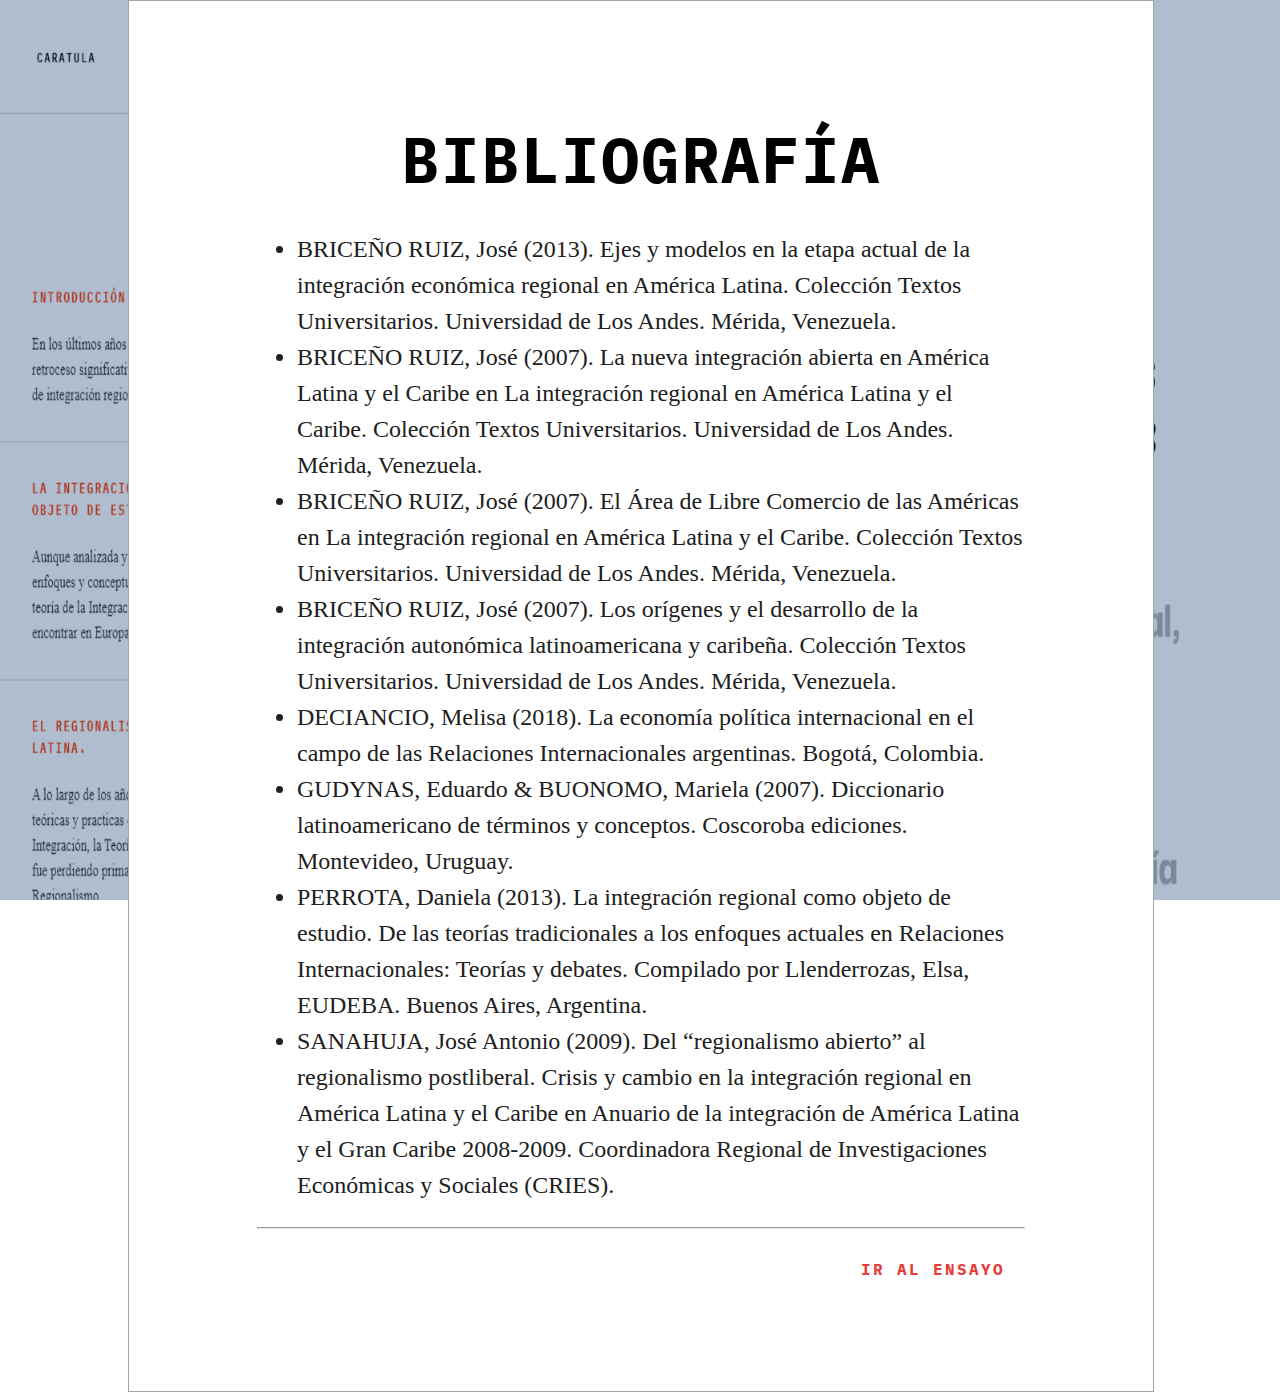
<file: bibliografia.html>
<!DOCTYPE html>
<html lang="en">
<head>
    <meta charset="UTF-8">
    <meta http-equiv="X-UA-Compatible" content="IE=edge">
    <meta name="viewport" content="width=device-width, initial-scale=1.0">
    <link rel="preconnect" href="https://fonts.gstatic.com">
    <link href="https://fonts.googleapis.com/css2?family=IBM+Plex+Mono:ital,wght@0,100;0,200;0,300;0,400;0,500;0,600;0,700;1,100;1,200;1,300;1,400;1,500;1,600&display=swap" rel="stylesheet">
    <link rel="preconnect" href="https://fonts.gstatic.com">
    <link href="https://fonts.googleapis.com/css2?family=Darker+Grotesque:wght@800;900&display=swap" rel="stylesheet">
    <link rel="stylesheet" href="css/styleIndex.css">
    <link rel="icon" href="multimedia/768px-Solid_black.svg.png">
    <title>El desafío de los bloques regionales frente a la pandemia del COVID-19: Una mirada sobre el Mercosur.</title>
</head>
<body>
    <div class="container">
        <img class="fondo" src="multimedia/home.png">
        <a class="trampaL" href="pages/introduccion.html"></a>
        <a class="trampaT" href="pages/introduccion.html"></a>
        <a class="trampaR" href="pages/introduccion.html"></a>
        <a class="trampaB" href="pages/introduccion.html"></a>
        <div class="caratula">
                <h2>Bibliografía</h2>
                        <ul>
                            <li>BRICEÑO RUIZ, José (2013). Ejes y modelos en la etapa actual de la integración económica regional en América Latina. Colección Textos Universitarios. 
                                Universidad de Los Andes. Mérida, Venezuela. 
                                </li>
                                <li>BRICEÑO RUIZ, José (2007). La nueva integración abierta en América Latina y el Caribe en La integración regional en América Latina y el Caribe. Colección Textos Universitarios. Universidad de Los Andes. Mérida, Venezuela.
                                    </li>
                                    <li>BRICEÑO RUIZ, José (2007). El Área de Libre Comercio de las Américas en La integración regional en América Latina y el Caribe. Colección Textos Universitarios. Universidad de Los Andes. Mérida, Venezuela. 
                                        </li>
                                        <li>BRICEÑO RUIZ, José (2007). Los orígenes y el desarrollo de la integración autonómica latinoamericana y caribeña. Colección Textos Universitarios. Universidad de Los Andes. Mérida, Venezuela. 
                                            </li>
                                            <li>DECIANCIO, Melisa (2018). La economía política internacional en el campo de las Relaciones Internacionales argentinas. Bogotá, Colombia. 
                                                </li>
                                                <li>GUDYNAS, Eduardo & BUONOMO, Mariela (2007). Diccionario latinoamericano de términos y conceptos. Coscoroba ediciones. Montevideo, Uruguay.
                                                    </li>
                                                    <li>PERROTA, Daniela (2013). La integración regional como objeto de estudio. De las teorías tradicionales a los enfoques actuales en Relaciones Internacionales: Teorías y debates. Compilado por Llenderrozas, Elsa, EUDEBA. Buenos Aires, Argentina.
                                                        </li>
                                                        <li>SANAHUJA, José Antonio (2009). Del “regionalismo abierto” al regionalismo postliberal. Crisis y cambio en la integración regional en América Latina y el Caribe en Anuario de la integración de América Latina y el Gran Caribe 2008-2009. 
                            Coordinadora Regional de Investigaciones Económicas y Sociales (CRIES). </li>
                        </ul>
            <hr>
                <div class="navEnd">
                    <div class="boton2">
                        <a href="pages/introduccion.html"><p class="tituloSeccion">Ir al ensayo</p></a>
                    </div>
                </div>
        </div>
    </div>
</body>
</html>
</file>
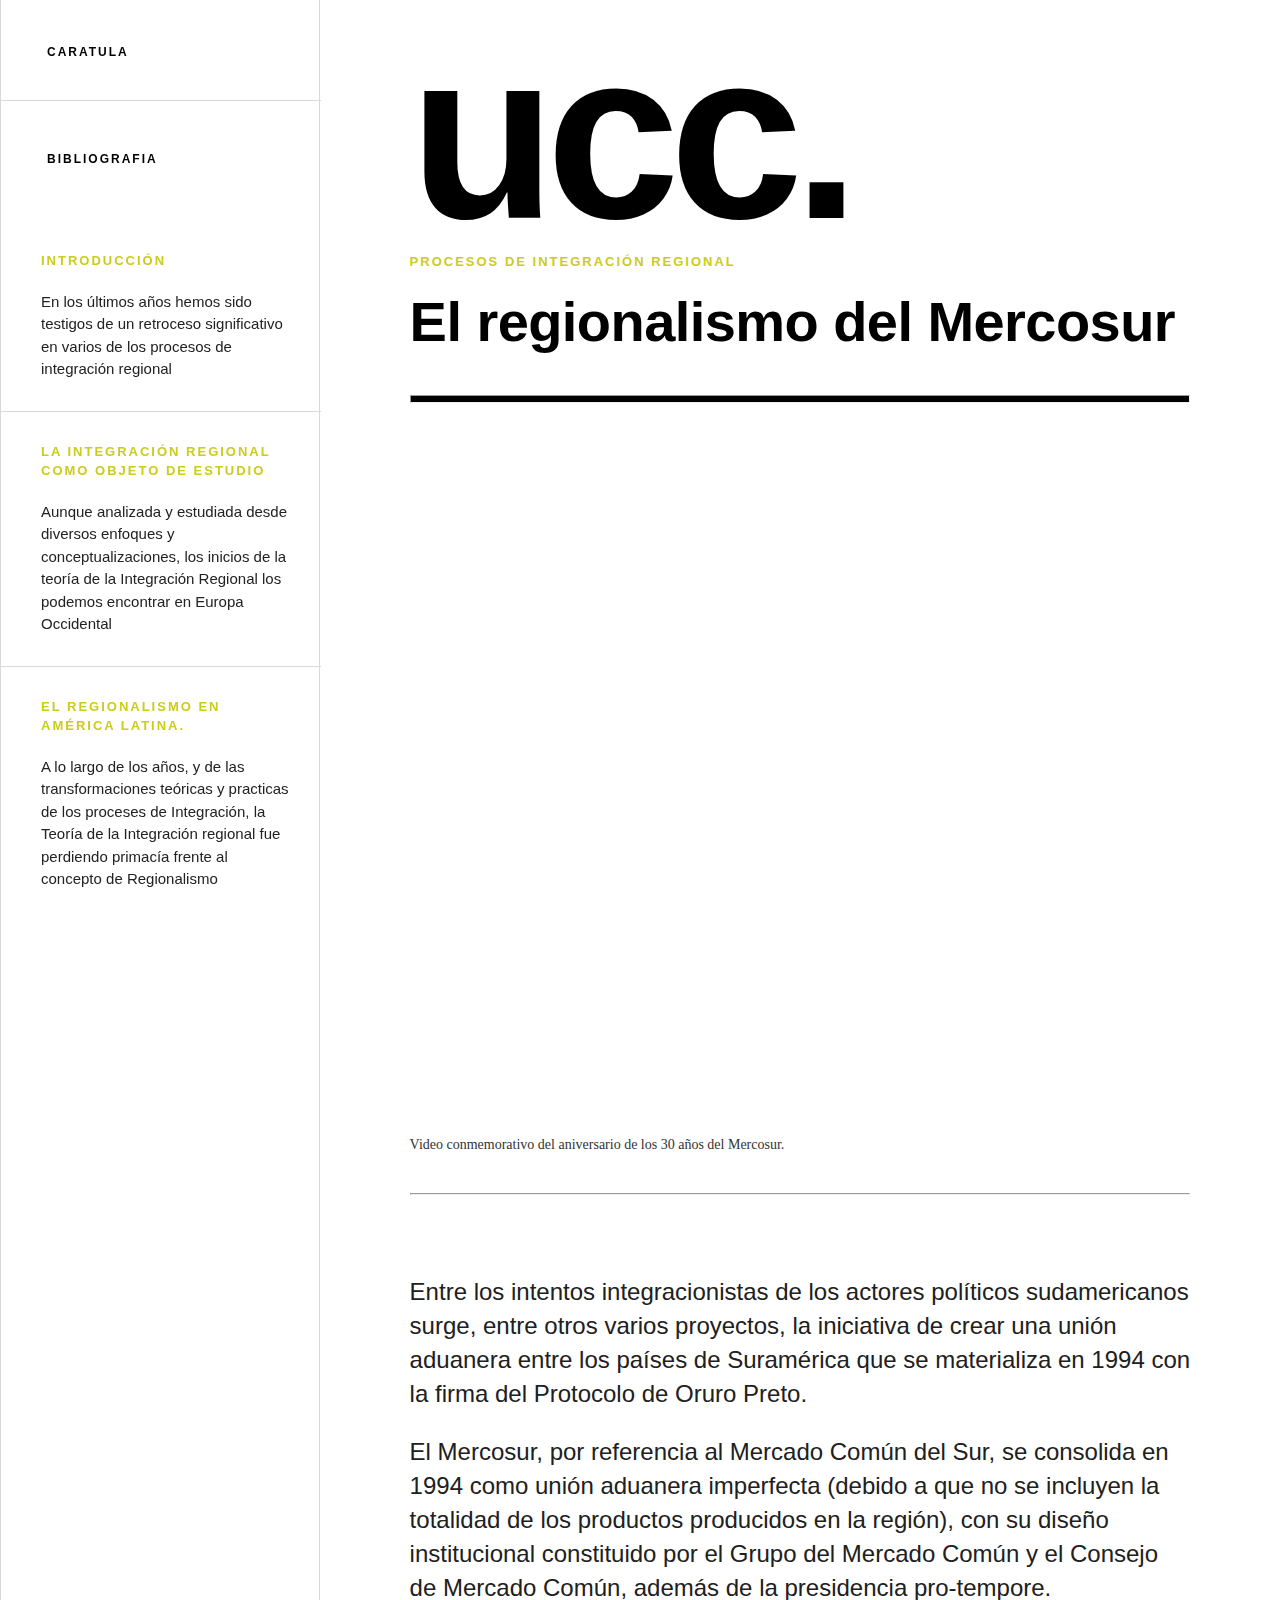
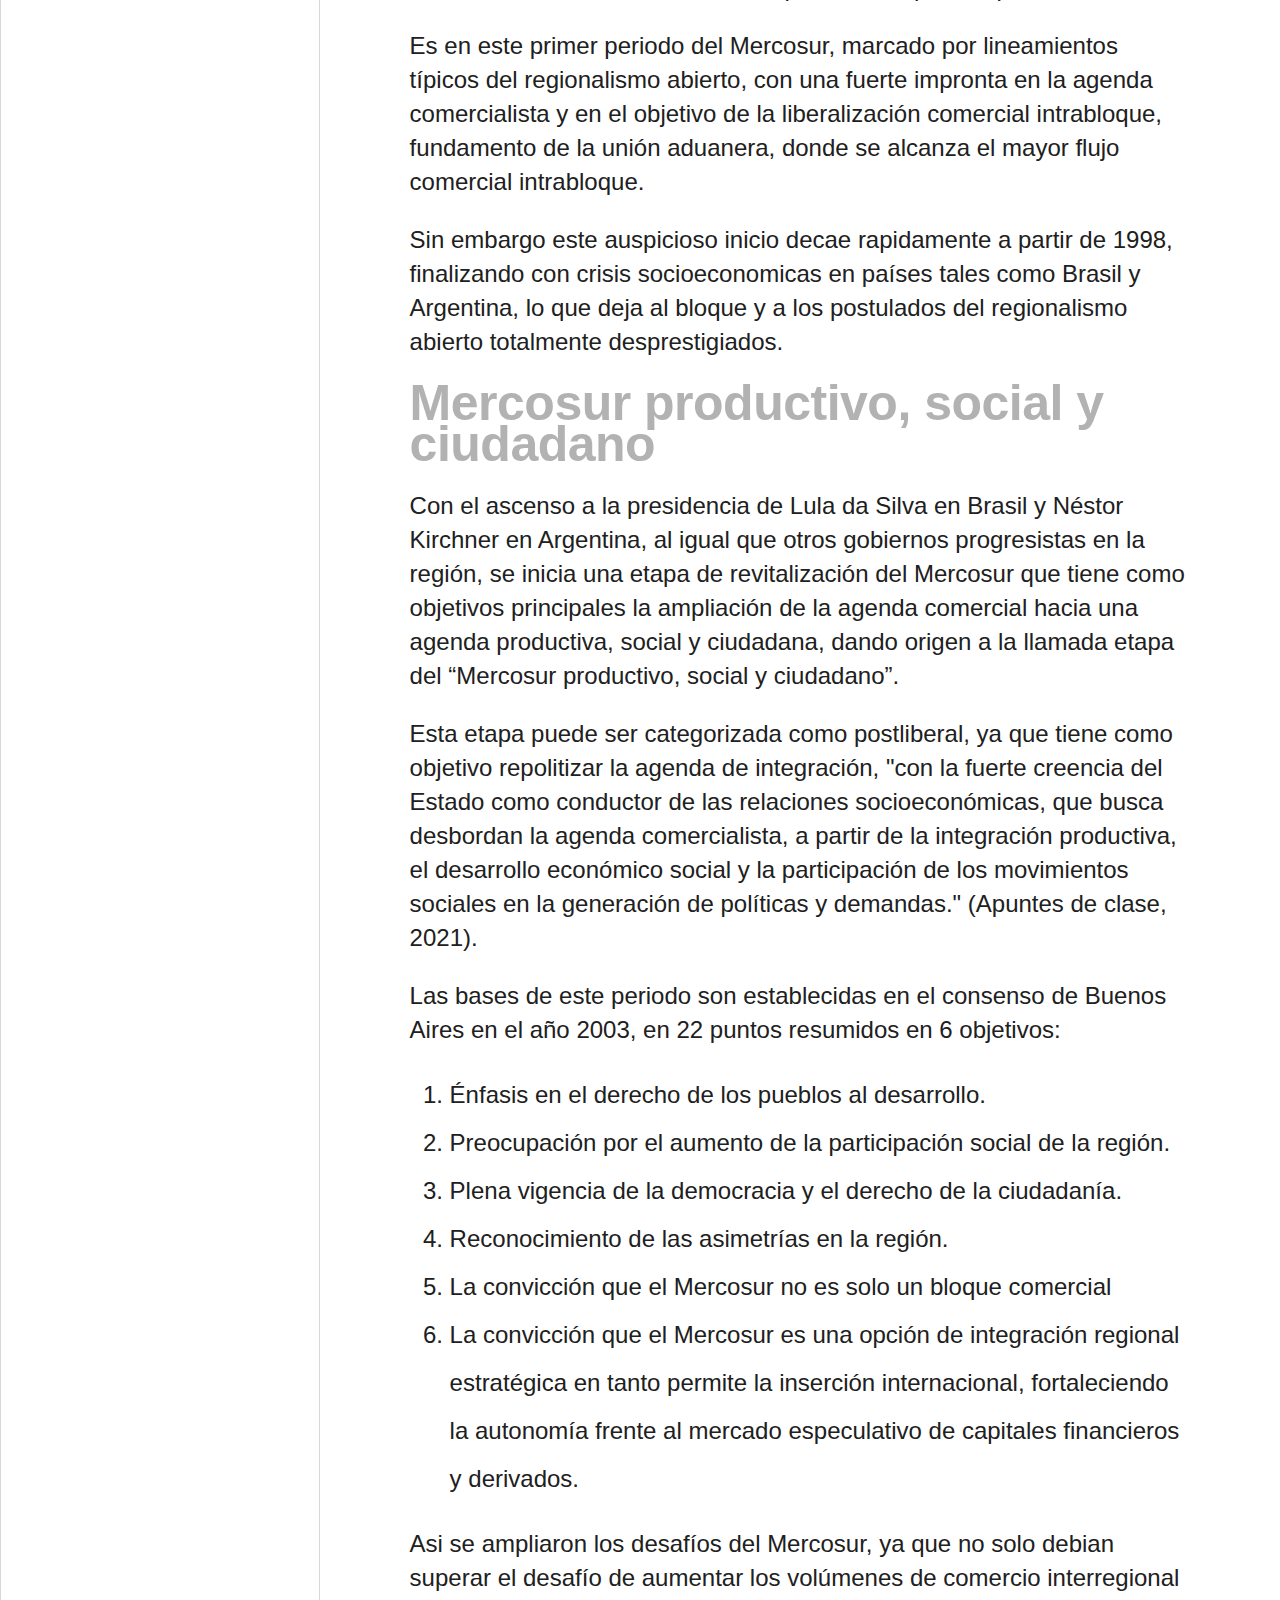
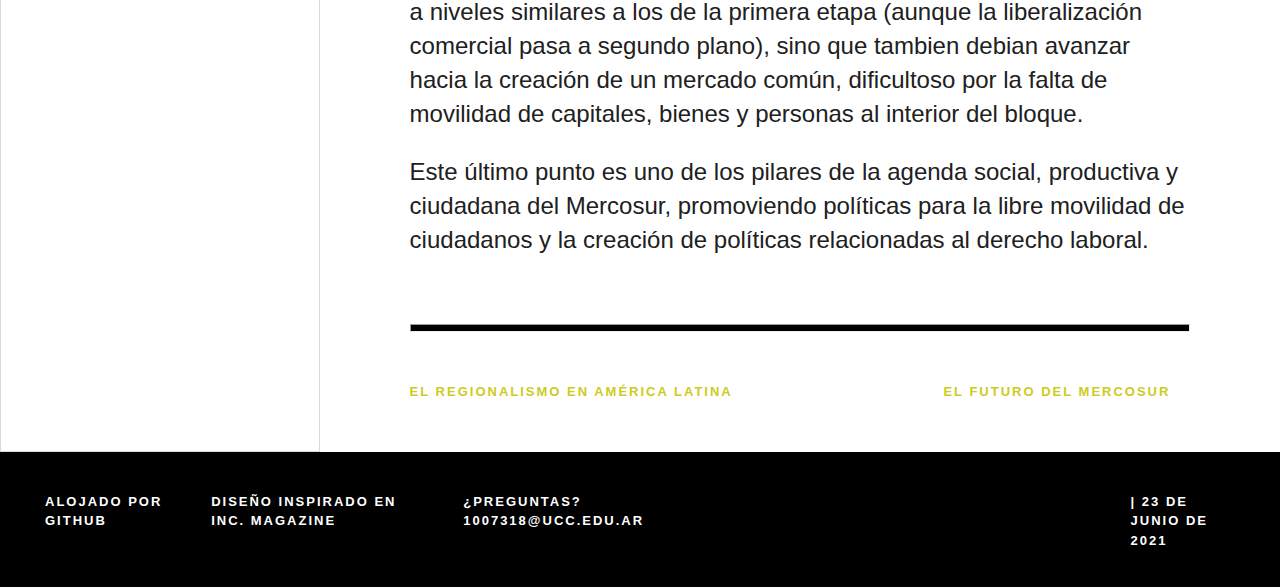
<file: pages/mercosur.html>
<!DOCTYPE html>
<html lang="en">
<head>
    <meta charset="UTF-8">
    <meta http-equiv="X-UA-Compatible" content="IE=edge">
    <meta name="viewport" content="width=device-width, initial-scale=1.0">
    <link rel="preconnect" href="https://fonts.gstatic.com">
    <link href="https://fonts.googleapis.com/css2?family=IBM+Plex+Mono:ital,wght@0,100;0,200;0,300;0,400;0,500;0,600;0,700;1,100;1,200;1,300;1,400;1,500;1,600&display=swap" rel="stylesheet">
    <link rel="preconnect" href="https://fonts.gstatic.com">
    <link href="https://fonts.googleapis.com/css2?family=Darker+Grotesque:wght@800;900&display=swap" rel="stylesheet">
    <link rel="stylesheet" href="../css/style.css">
    <link rel="icon" href="../multimedia/768px-Solid_black.svg.png">
    <title>El regionalismo del Mercosur</title>
</head>
<body>
    <div class="row">
    <div class="container">
        <div class="menuLeft">
            <div class="sticky">
                <div class="subMenu">
                    <a href="../index.html"><div class="boton">
                        <h4 class="top">CARATULA</h4>
                    </div></a>
                    <a href="../bibliografia.html"><div class="boton">
                        <h4 class="top">BIBLIOGRAFIA</h4>
                    </div></a>
                </div>
            <div class="marginTop"></div>
            <a href="introduccion.html"><div class="blockMenu">
                <p class="tituloSeccion">Introducción</p>
                <p class="introduccionSeccion">En los últimos años hemos sido testigos de un retroceso significativo en varios de los procesos de integración regional</p>             
            </div></a>
            <a href="integracionRegional.html"><div class="blockMenu">
                <p class="tituloSeccion">La Integración Regional como objeto de estudio</p>
                <p class="introduccionSeccion">Aunque analizada y estudiada desde diversos enfoques y conceptualizaciones, los inicios de la teoría de la Integración Regional los podemos encontrar en Europa Occidental</p>             
            </div></a>
            <a href="regionalismo.html"><div class="blockMenu">
                <p class="tituloSeccion">El Regionalismo en América Latina.</p>
                <p class="introduccionSeccion">A lo largo de los años, y de las transformaciones teóricas y practicas de los proceses de Integración, la Teoría de la Integración regional fue perdiendo primacía frente al concepto de Regionalismo</p>             
            </div></a>
            <a href="mercosur.html"><div class="blockMenuEstoy">
                <p class="tituloSeccion">El regionalismo del Mercosur</p>
                <p class="introduccionSeccion">La iniciativa de crear una Unión Aduanera entre los países de Suramérica, que se materializa en 1994, con la firma del Protocolo de Oruro Preto.</p>             
            </div></a>
            <a href="futuro.html"><div class="blockMenu">
                <p class="tituloSeccion">El futuro del Mercosur</p>
                <p class="introduccionSeccion">La emergencia sanitaria que rodea al mundo a causa del Covid-19, sitúa a todos los estados a tomar medidas drásticas para lograr frenar la cantidad de contagios</p>             
            </div></a>
            <a href="conclusion.html"><div class="blockMenu">
                <p class="tituloSeccion">Conclusión</p>
                <p class="introduccionSeccion">Sobre la peste hemos tenido muchas cosas, pero no parece tener la capacidad de reunir esfuerzos para hacer frente a un enemigo común</p>             
            </div></a>
            <div class="marginTop"></div>
            <div class="marginTop"></div>
            </div>
        </div>
        <!-- SECCIÓN PRINCIPAL -->
        <div class="main">
            <div class="seccionMarca">
                <a href="subPages/menudesp.html"><img class="menuDesp" src="../multimedia/menu.png" alt=""></a>
                <h1>ucc.</h1>
            </div>
            <p class="tituloSeccion">Procesos de Integración Regional</p>
            <h2>El regionalismo del Mercosur</h2>
            <br>
            <br>
            <h3></h3>
            <hr class="hr1">
            <iframe class="video1" 
                        src="https://www.youtube.com/embed/8dH5LN5W47g" 
                        title="YouTube video player" 
                        frameborder="0" 
                        allow="accelerometer; autoplay; clipboard-write; encrypted-media; gyroscope; picture-in-picture" 
                        allowfullscreen></iframe>
            <span class="pieImagen">Video conmemorativo del aniversario de los 30 años del Mercosur.</span>
            <hr>
            <p>Entre los intentos integracionistas de los actores políticos sudamericanos surge, entre otros varios proyectos, la iniciativa de crear una unión aduanera entre los países de Suramérica que se materializa en 1994 con la firma del Protocolo de Oruro Preto.</p>
                        <p>El Mercosur, por referencia al Mercado Común del Sur, se consolida en 1994 como unión aduanera imperfecta (debido a que no se incluyen la totalidad de los productos producidos en la región), con su diseño institucional constituido por el Grupo del Mercado Común y el Consejo de Mercado Común, además de la presidencia pro-tempore.</p>
                        <p>Es en este primer periodo del Mercosur, marcado por lineamientos típicos del regionalismo abierto, con una fuerte impronta en la agenda comercialista y en el objetivo de la liberalización comercial intrabloque, fundamento de la unión aduanera, donde se alcanza el mayor flujo comercial intrabloque.</p>
                        <p>Sin embargo este auspicioso inicio decae rapidamente a partir de 1998, finalizando con crisis socioeconomicas en países tales como Brasil y Argentina, lo que deja al bloque y a los postulados del regionalismo abierto totalmente desprestigiados.</p>
                        <h3>Mercosur productivo, social y ciudadano</h3>
                        <p>Con el ascenso a la presidencia de Lula da Silva en Brasil y Néstor Kirchner en Argentina, al igual que otros gobiernos progresistas en la región, se inicia una etapa de revitalización del Mercosur que tiene como objetivos principales la ampliación de la agenda comercial hacia una agenda productiva, social y ciudadana, dando origen a la llamada etapa del “Mercosur productivo, social y ciudadano”.</p>
                        <p>Esta etapa puede ser categorizada como postliberal, ya que tiene como objetivo repolitizar la agenda de integración, "con la fuerte creencia del Estado como conductor de las relaciones socioeconómicas, que busca desbordan la agenda comercialista, a partir de la integración productiva, el desarrollo económico social y la participación de los movimientos sociales en la generación de políticas y demandas." (Apuntes de clase, 2021).</p>
                        <p>Las bases de este periodo son establecidas en el consenso de Buenos Aires en el año 2003, en 22 puntos resumidos en 6 objetivos:</p>
                            <ol>
                            <li>Énfasis en el derecho de los pueblos al desarrollo.</li>
                            <li>Preocupación por el aumento de la participación social de la región.</li>
                            <li>Plena vigencia de la democracia y el derecho de la ciudadanía.</li>
                            <li>Reconocimiento de las asimetrías en la región.</li>
                            <li>La convicción que el Mercosur no es solo un bloque comercial</li>
                            <li>La convicción que el Mercosur es una opción de integración regional estratégica en tanto permite la inserción internacional, fortaleciendo la autonomía frente al mercado especulativo de capitales financieros y derivados.</li>
                            </ol>
                        <p>Asi se ampliaron los desafíos del Mercosur, ya que no solo debian superar el desafío de aumentar los volúmenes de comercio interregional a niveles similares a los de la primera etapa (aunque la liberalización comercial pasa a segundo plano), sino que tambien debian avanzar hacia la creación de un mercado común, dificultoso por la falta de movilidad de capitales, bienes y personas al interior del bloque.</p>
                        <p>Este último punto es uno de los pilares de la agenda social, productiva y ciudadana del Mercosur, promoviendo políticas para la libre movilidad de ciudadanos y la creación de políticas relacionadas al derecho laboral.</p>
                        <br>
                        <hr class="hr1">
            <div class="navEnd">
                <div class="boton2">
                    <a href="regionalismo.html"><p class="tituloSeccion">El Regionalismo en América Latina</p></a>
                </div>
                <div class="boton2">
                    <a href="futuro.html"><p class="tituloSeccion">El futuro del Mercosur</p></a>
                </div>
            </div>
        </div> 
    </div>
    <div class="footer">
        <div class="reconocimientoContenedor">
        <span class="reconocimiento">Alojado por <a href="https://github.com/" target="_blank">GitHub</a></span>
        <span class="reconocimiento">Diseño inspirado en <a href="https://www.inc.com/" target="_blank">Inc. Magazine</a></span>
        <span class="reconocimiento">¿Preguntas? <a href="mailto:1007318@ucc.edu.ar" target="_blank">1007318@ucc.edu.ar</a></span>
        <div class="fecha">
        <span class="reconocimiento">| 23 de Junio de 2021</span>
        </div>
        </div>
    </div>
    </div>
</body>
</html>
</file>
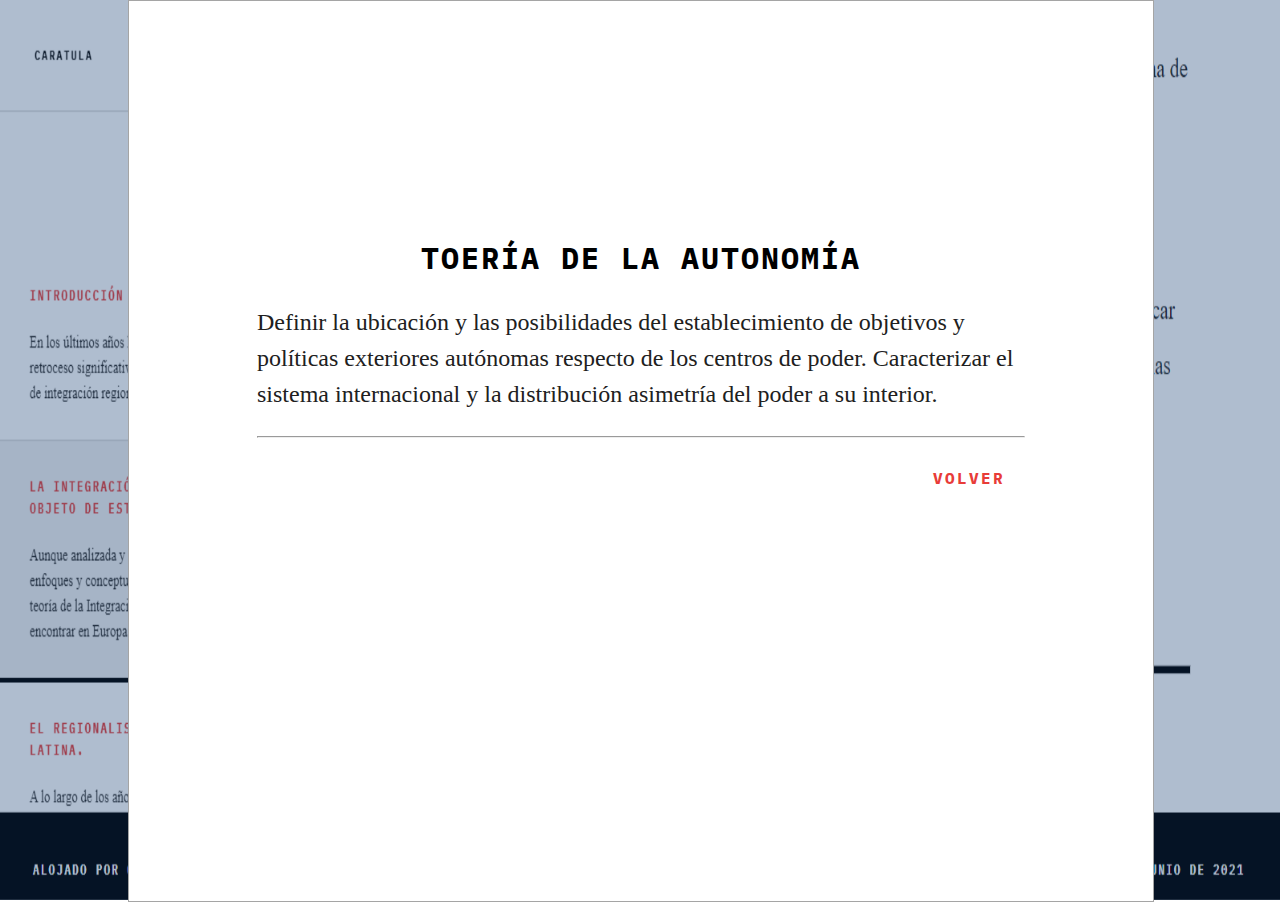
<file: pages/subPages/autonomia.html>
<!DOCTYPE html>
<html lang="en">
<head>
    <meta charset="UTF-8">
    <meta http-equiv="X-UA-Compatible" content="IE=edge">
    <meta name="viewport" content="width=device-width, initial-scale=1.0">
    <link rel="preconnect" href="https://fonts.gstatic.com">
    <link href="https://fonts.googleapis.com/css2?family=IBM+Plex+Mono:ital,wght@0,100;0,200;0,300;0,400;0,500;0,600;0,700;1,100;1,200;1,300;1,400;1,500;1,600&display=swap" rel="stylesheet">
    <link rel="preconnect" href="https://fonts.gstatic.com">
    <link href="https://fonts.googleapis.com/css2?family=Darker+Grotesque:wght@800;900&display=swap" rel="stylesheet">
    <link rel="stylesheet" href="../../css/styleIndex.css">
    <link rel="icon" href="../../multimedia/768px-Solid_black.svg.png">
    <title>Neofuncionalismo</title>
</head>
<body>
    <div class="container">
        <img class="fondo" src="../../multimedia/tradicionales.png">
        <a class="trampaL" href="../regionalismo.html#final1"></a>
        <a class="trampaR" href="../regionalismo.html#final1"></a>
        <div class="caratula1">
                <h2 class="botonTitulo1">Toería de la autonomía</h2>
                <p>Definir la ubicación y las posibilidades del establecimiento de objetivos y políticas exteriores autónomas respecto de los centros de poder. Caracterizar el sistema internacional y la distribución asimetría del poder a su interior.</p>
                <hr>
                <div class="navEnd">
                    <div class="boton2">
                        <a href="../regionalismo.html#final1"><p class="tituloSeccion">Volver</p></a>
                    </div>
                </div>
        </div>
    </div>
</body>
</html>
</file>
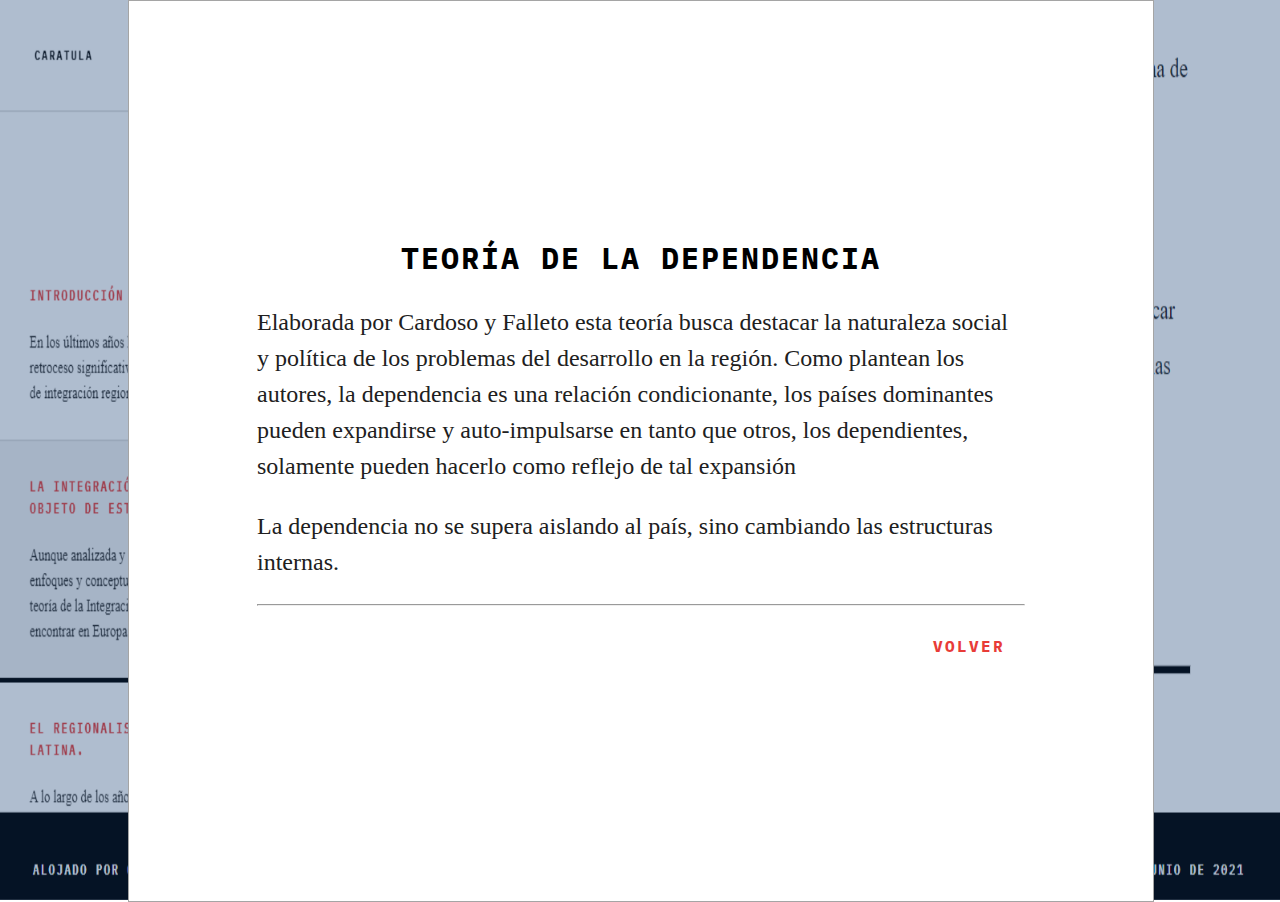
<file: pages/subPages/dependencia.html>
<!DOCTYPE html>
<html lang="en">
<head>
    <meta charset="UTF-8">
    <meta http-equiv="X-UA-Compatible" content="IE=edge">
    <meta name="viewport" content="width=device-width, initial-scale=1.0">
    <link rel="preconnect" href="https://fonts.gstatic.com">
    <link href="https://fonts.googleapis.com/css2?family=IBM+Plex+Mono:ital,wght@0,100;0,200;0,300;0,400;0,500;0,600;0,700;1,100;1,200;1,300;1,400;1,500;1,600&display=swap" rel="stylesheet">
    <link rel="preconnect" href="https://fonts.gstatic.com">
    <link href="https://fonts.googleapis.com/css2?family=Darker+Grotesque:wght@800;900&display=swap" rel="stylesheet">
    <link rel="stylesheet" href="../../css/styleIndex.css">
    <link rel="icon" href="../../multimedia/768px-Solid_black.svg.png">
    <title>Neofuncionalismo</title>
</head>
<body>
    <div class="container">
        <img class="fondo" src="../../multimedia/tradicionales.png">
        <a class="trampaL" href="../regionalismo.html#final1"></a>
        <a class="trampaR" href="../regionalismo.html#final1"></a>
        <div class="caratula1">
                <h2 class="botonTitulo1">TEORÍA DE LA DEPENDENCIA</h2>
                <p>Elaborada por Cardoso y Falleto esta teoría busca destacar la naturaleza social y política de los problemas del desarrollo en la región. Como plantean los autores, la dependencia es una relación condicionante, los países dominantes pueden expandirse y auto-impulsarse en tanto que otros, los dependientes, solamente pueden hacerlo como reflejo de tal expansión</p>
                <p>La dependencia no se supera aislando al país, sino cambiando las estructuras internas.</p>
                <hr>
                <div class="navEnd">
                    <div class="boton2">
                        <a href="../regionalismo.html#final1"><p class="tituloSeccion">Volver</p></a>
                    </div>
                </div>
        </div>
    </div>
</body>
</html>
</file>
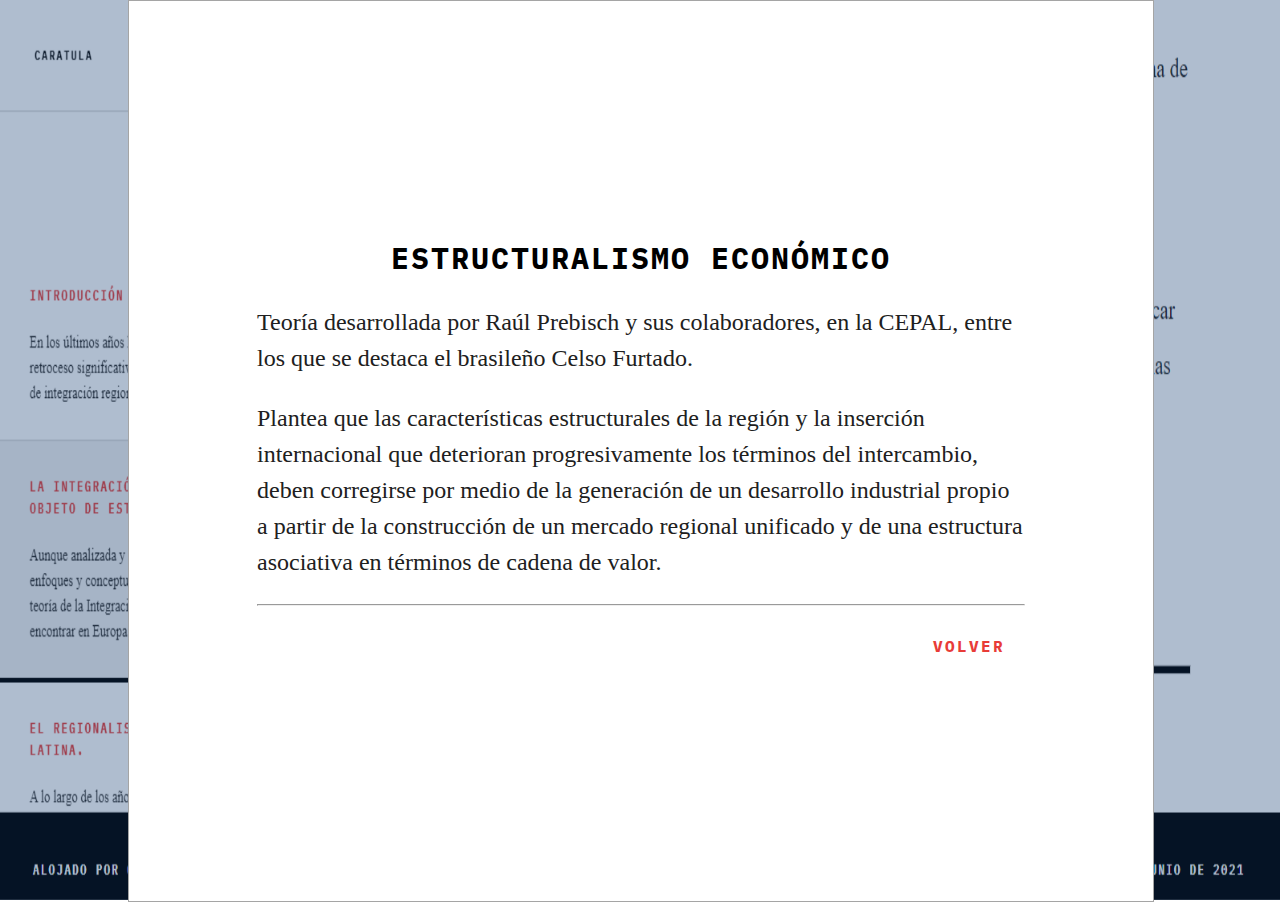
<file: pages/subPages/estrEco.html>
<!DOCTYPE html>
<html lang="en">
<head>
    <meta charset="UTF-8">
    <meta http-equiv="X-UA-Compatible" content="IE=edge">
    <meta name="viewport" content="width=device-width, initial-scale=1.0">
    <link rel="preconnect" href="https://fonts.gstatic.com">
    <link href="https://fonts.googleapis.com/css2?family=IBM+Plex+Mono:ital,wght@0,100;0,200;0,300;0,400;0,500;0,600;0,700;1,100;1,200;1,300;1,400;1,500;1,600&display=swap" rel="stylesheet">
    <link rel="preconnect" href="https://fonts.gstatic.com">
    <link href="https://fonts.googleapis.com/css2?family=Darker+Grotesque:wght@800;900&display=swap" rel="stylesheet">
    <link rel="stylesheet" href="../../css/styleIndex.css">
    <link rel="icon" href="../../multimedia/768px-Solid_black.svg.png">
    <title>Neofuncionalismo</title>
</head>
<body>
    <div class="container">
        <img class="fondo" src="../../multimedia/tradicionales.png">
        <a class="trampaL" href="../regionalismo.html#final1"></a>
        <a class="trampaR" href="../regionalismo.html#final1"></a>
        <div class="caratula1">
                <h2 class="botonTitulo1">Estructuralismo económico</h2>
                <p>Teoría desarrollada por Raúl Prebisch y sus colaboradores, en la CEPAL, entre los que se destaca el brasileño Celso Furtado.</p>
                <p>Plantea que las características estructurales de la región y la inserción internacional que deterioran progresivamente los términos del intercambio, deben corregirse por medio de la generación de un desarrollo industrial propio a partir de la construcción de un mercado regional unificado y de una estructura asociativa en términos de cadena de valor.</p>
                <hr>
                <div class="navEnd">
                    <div class="boton2">
                        <a href="../regionalismo.html#final1"><p class="tituloSeccion">Volver</p></a>
                    </div>
                </div>
        </div>
    </div>
</body>
</html>
</file>
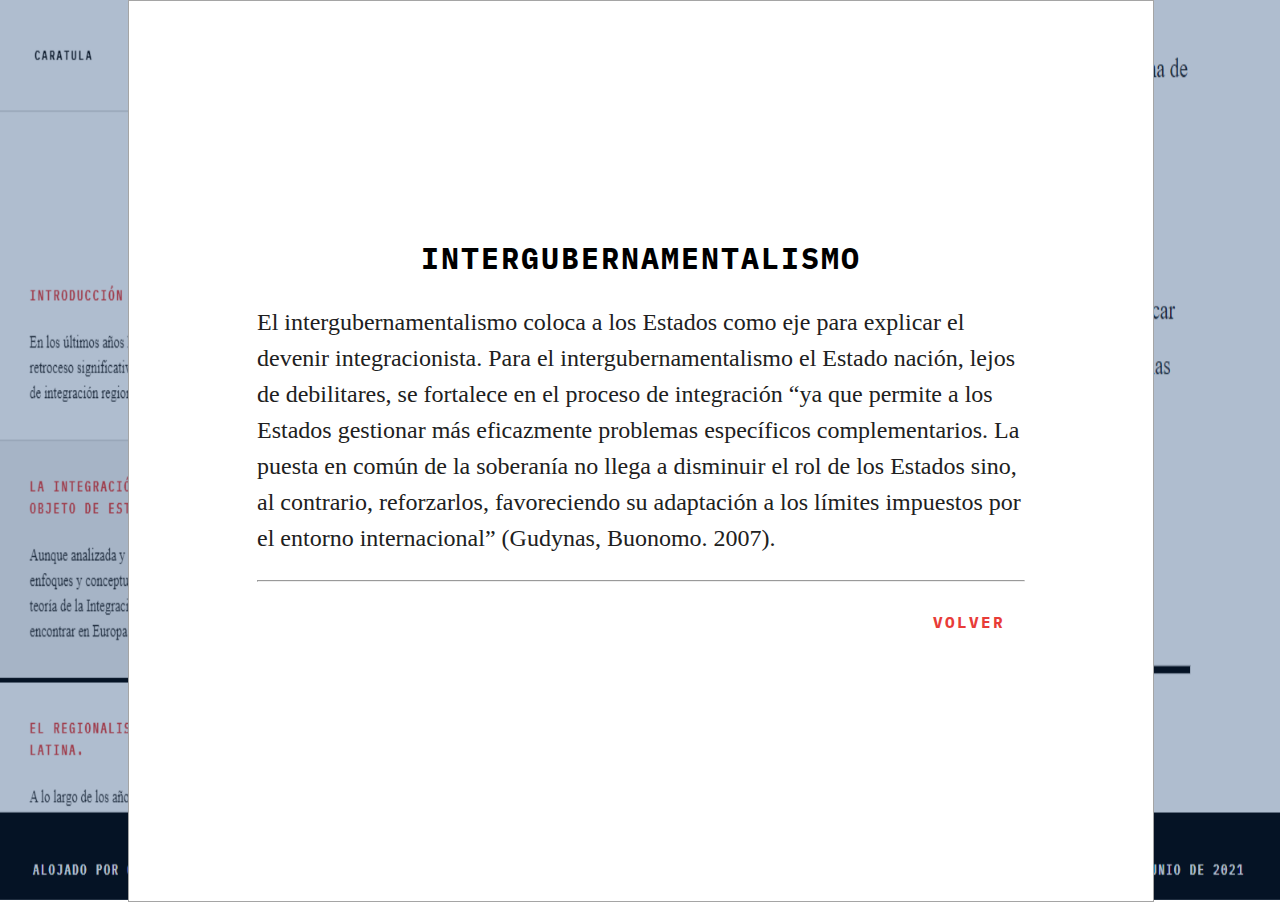
<file: pages/subPages/intergu.html>
<!DOCTYPE html>
<html lang="en">
<head>
    <meta charset="UTF-8">
    <meta http-equiv="X-UA-Compatible" content="IE=edge">
    <meta name="viewport" content="width=device-width, initial-scale=1.0">
    <link rel="preconnect" href="https://fonts.gstatic.com">
    <link href="https://fonts.googleapis.com/css2?family=IBM+Plex+Mono:ital,wght@0,100;0,200;0,300;0,400;0,500;0,600;0,700;1,100;1,200;1,300;1,400;1,500;1,600&display=swap" rel="stylesheet">
    <link rel="preconnect" href="https://fonts.gstatic.com">
    <link href="https://fonts.googleapis.com/css2?family=Darker+Grotesque:wght@800;900&display=swap" rel="stylesheet">
    <link rel="stylesheet" href="../../css/styleIndex.css">
    <link rel="icon" href="../../multimedia/768px-Solid_black.svg.png">
    <title>Intergubernamentalismo</title>
</head>
<body>
    <div class="container">
        <img class="fondo" src="../../multimedia/tradicionales.png">
        <a class="trampaL" href="../integracionRegional.html#final"></a>
        <a class="trampaR" href="../integracionRegional.html#final"></a>
        <div class="caratula1">
                <h2 class="botonTitulo1">INTERGUBERNAMENTALISMO</h2>
                <p>El intergubernamentalismo coloca a los Estados como eje para explicar el devenir integracionista. Para el intergubernamentalismo el Estado nación, lejos de debilitares, se fortalece en el proceso de integración “ya que permite a los Estados gestionar más eficazmente problemas específicos complementarios. La puesta en común de la soberanía no llega a disminuir el rol de los Estados sino, al contrario, reforzarlos, favoreciendo su adaptación a los límites impuestos por el entorno internacional” (Gudynas, Buonomo. 2007).</p>
                <hr>
                <div class="navEnd">
                    <div class="boton2">
                        <a href="../integracionRegional.html#final"><p class="tituloSeccion">Volver</p></a>
                    </div>
                </div>
        </div>
    </div>
</body>
</html>
</file>
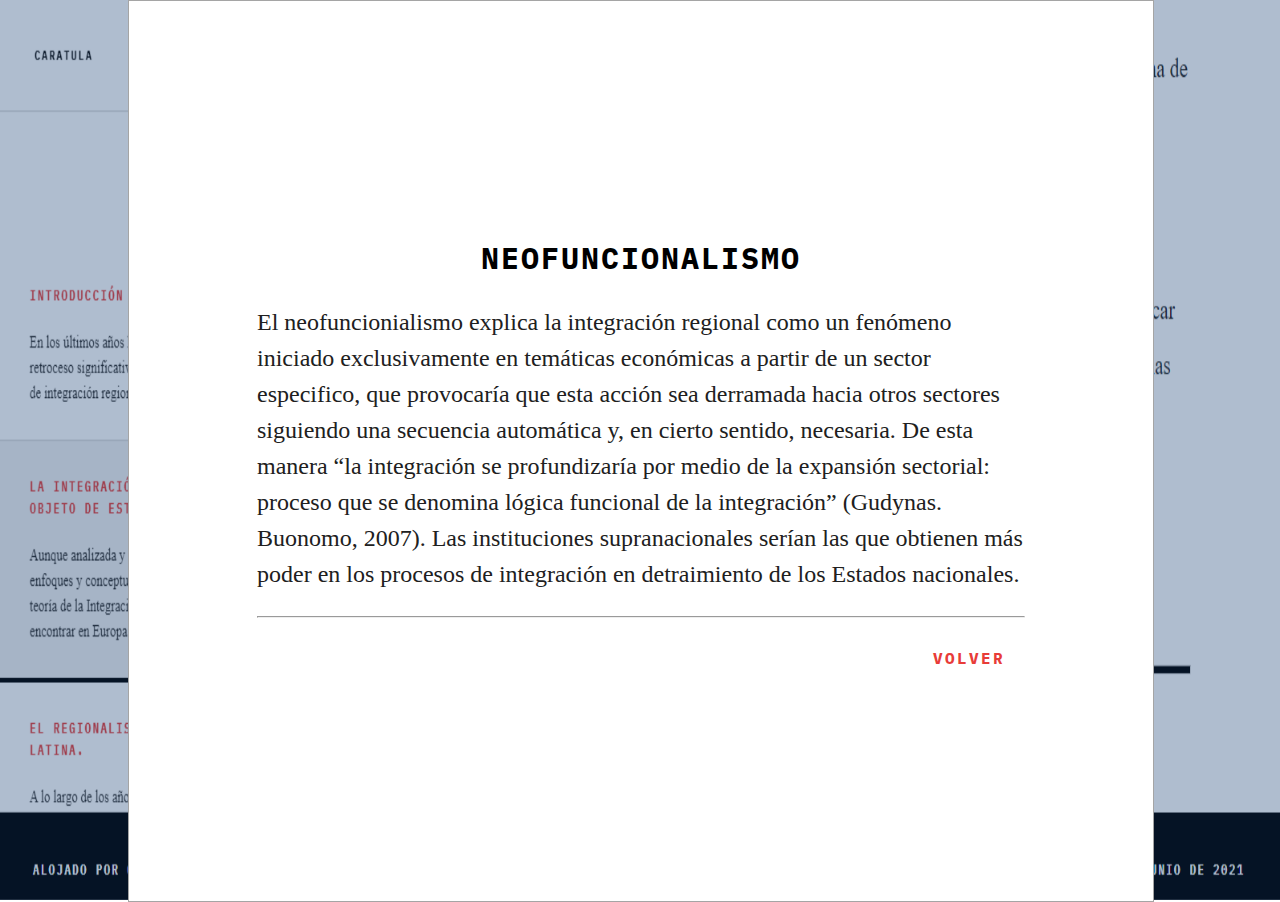
<file: pages/subPages/neofuncion.html>
<!DOCTYPE html>
<html lang="en">
<head>
    <meta charset="UTF-8">
    <meta http-equiv="X-UA-Compatible" content="IE=edge">
    <meta name="viewport" content="width=device-width, initial-scale=1.0">
    <link rel="preconnect" href="https://fonts.gstatic.com">
    <link href="https://fonts.googleapis.com/css2?family=IBM+Plex+Mono:ital,wght@0,100;0,200;0,300;0,400;0,500;0,600;0,700;1,100;1,200;1,300;1,400;1,500;1,600&display=swap" rel="stylesheet">
    <link rel="preconnect" href="https://fonts.gstatic.com">
    <link href="https://fonts.googleapis.com/css2?family=Darker+Grotesque:wght@800;900&display=swap" rel="stylesheet">
    <link rel="stylesheet" href="../../css/styleIndex.css">
    <link rel="icon" href="../../multimedia/768px-Solid_black.svg.png">
    <title>Neofuncionalismo</title>
</head>
<body>
    <div class="container">
        <img class="fondo" src="../../multimedia/tradicionales.png">
        <a class="trampaL" href="../integracionRegional.html#final"></a>
        <a class="trampaR" href="../integracionRegional.html#final"></a>
        <div class="caratula1">
                <h2 class="botonTitulo1">NEOFUNCIONALISMO</h2>
                <p>El neofuncionialismo explica la integración regional como un fenómeno iniciado exclusivamente en temáticas económicas a partir de un sector especifico, que provocaría que esta acción sea derramada hacia otros sectores siguiendo una secuencia automática y, en cierto sentido, necesaria. De esta manera “la integración se profundizaría por medio de la expansión sectorial: proceso que se denomina lógica funcional de la integración” (Gudynas. Buonomo, 2007). Las instituciones supranacionales serían las que obtienen más poder en los procesos de integración en detraimiento de los Estados nacionales.</p>
                <hr>
                <div class="navEnd">
                    <div class="boton2">
                        <a href="../integracionRegional.html#final"><p class="tituloSeccion">Volver</p></a>
                    </div>
                </div>
        </div>
    </div>
</body>
</html>
</file>
<file: css/styleIndex.css>
body{
    margin: 0px;
    padding: 0px;
    overflow-x: hidden;
}

html {
    overflow: scroll;
    overflow-x: hidden;
}
::-webkit-scrollbar {
    width: 0;  /* Remove scrollbar space */
    background: transparent;  /* Optional: just make scrollbar invisible */
}

.container{
    width: 100vw;
    position: absolute;
    background-color: #ffff;
    display: flex;
}

.fondo{
    height: 100vh;
    width: 100vw;
    position: fixed;
}

.trampaR{
    height: 100vh;
    width: 10vw;
    background-color: #0e3a6f55;
    transform: translate(90vw, 0vh);
    position: fixed;
}

.trampaL{
    height: 100vh;
    width: 10vw;
    background-color: #0e3a6f55;
    position: fixed;
}

.caratula{
    width: 60vw;
    min-height: 60vh;
    background-color: #ffffff;
    margin: 0vh 10vw;
    border: 1px;
    border-color: #a5a5a5;
    border-style: solid;
    padding: 10vh 10vw;
    position: absolute;
    z-index: 111;
    text-align: center;
}
.caratula1{
    width: 60vw;
    height: 80vh;
    background-color: #ffffff;
    margin: 0vh 10vw;
    border: 1px;
    border-color: #a5a5a5;
    border-style: solid;
    padding: 10vh 10vw;
    position: absolute;
    z-index: 111;
    text-align: center;
}

a{
    text-decoration: none;
    color: black;
}

.cabecera{
    margin-bottom: 30vh;
}

.participantes{
    margin-bottom: 30vh;
}

h2{
    color: #000000;
    display: block;
    font-family: 'IBM Plex Mono', monospace;
    font-size: 4em;
    font-weight: bold;
    letter-spacing: 2px;
    line-height: 1.5;
    text-decoration: none;
    text-transform: uppercase;
    transition: all 150ms ease-out 0s;
    margin: 20px 20px 20px 20px;
}

h4{
    color: #000000;
    display: block;
    font-family: 'IBM Plex Mono', monospace;
    font-size: 15px;
    font-weight: bold;
    letter-spacing: 2px;
    line-height: 1.5;
    text-decoration: none;
    text-transform: uppercase;
    transition: all 150ms ease-out 0s;
    margin: 20px 20px 20px 20px;
}

h5{
    color: #000000;
    display: block;
    font-family: 'IBM Plex Mono', monospace;
    font-size: 13px;
    font-weight: bold;
    letter-spacing: 2px;
    line-height: 1.5;
    text-decoration: none;
    text-transform: uppercase;
    transition: all 150ms ease-out 0s;
    margin: 20px 20px 20px 20px;
}

ul{
    text-align: left;
    font-family: "le-monde-livre-std",serif;
    color: #202020;
    font-size: 24px;
    line-height: 1.5;
    font-weight: 500;
}

p{
    text-align: left;
    font-family: "le-monde-livre-std",serif;
    color: #202020;
    font-size: 24px;
    line-height: 1.5;
    font-weight: 500;
}

.persona{
    text-align: center;
}


.navEnd{
    display: flex;
    flex-direction: row;
    justify-content: flex-end;
}

.tituloSeccion{
    color: #E83C38;
    display: block;
    font-family: 'IBM Plex Mono', monospace;
    font-size: 16px;
    font-weight: bold;
    letter-spacing: 2px;
    line-height: 1.5;
    text-decoration: none;
    text-transform: uppercase;
    transition: all 150ms ease-out 0s;
    margin: 20px 20px 20px 0px;
}

.botonTitulo1{
    font-size: 30px;
    margin-top: 16vh;
}
@media (max-width: 1300px) {
    .subMenu{
        flex-direction: column;
    }
}

@media (max-width: 850px) {
   
    .menuLeft{
        display: none;
    }

    .main{
        width: 100vw;
    }
    img{
        width: 85vw;
    }
    .footer{
        height: 21vh;
    }

    .caratula{
        font-size: 10px;
        line-height: 20px; 
    }

    ul{
        padding: 0px;
    }
    
}

@media (max-width: 630px) {
   
    h1{
        font-size: 15em;
        letter-spacing: -30px;
        margin: 0px;
        transform: translate(-10px, 90px);
    }

    .titulo2{
        font-size: 60px;
        line-height: 30px; 
    }

    .autor{
        margin-top: 30px;
    }

    hr{
        margin-bottom: 40px;
    }

    img{
        width: 90vw;
    }

    p{
        font-size: 20px;
        line-height: 1.5;
        font-weight: 500;
        padding: 0px 10px;
        max-width: 100vw;
    }

    ul{
        padding: 25px;
    }
    li{
        font-size: 20px;
        line-height: 1.5;
        font-weight: 500;
    }

    main{
        margin: 2px;
    }

    h1{
        font-size: 10em;
        letter-spacing: -25px;
        transform: translate(-10px, 120px);
    }

    h2{
        font-size: 25px;
        line-height: 30px; 
        margin-top: 20vh;
        padding: 0px 5px;
    }
    
    h3{
        font-size: 30px;
        line-height: 15px; 
    }

    h4{
        font-size: 16px;
        margin: 20px 0px;
    }
    h5{
        font-size: 16px;
        margin: 20px 0px;
    }

    .reconocimientoContenedor{
        flex-direction: column;
    }
    .botonTitulo1{
        font-size: 20px;
    }

    .footer{
        height: 60vh;
    }

    .trampaB, .trampaL, .trampaR, .trampaT{
        display: none;
    }

    .caratula{
        width: 100vw;
        min-height: 100vh;
        padding: 0px;
        margin: 0px;
        border: none;
    }
    .caratula1{
        width: 100vw;
        min-height: 100vh;
        padding: 0px;
        margin: 0px;
        border: none;
    }

    .fondo{
        display: none;
    }

    .caratulaDesp{
        height: 100vh;
    }

    .menuDespTitulo{
        margin: 100px 20px 20px 20px;
        text-align: center;
    }

    .liDesp{
        color: #E83C38;
        display: block;
        font-family: 'IBM Plex Mono', monospace;
        font-size: 17px;
        font-weight: bold;
        letter-spacing: 2px;
        line-height: 1.5;
        text-decoration: none;
        text-transform: uppercase;
        transition: all 150ms ease-out 0s;
        margin: 20px;
        text-align: center;
    }
    
    .ulDesp{
        list-style: none;
        padding: 0px;
    }
    

}
</file>
<file: css/style.css>
body{
    margin: 0px;
    padding: 0px;
}

.menuDesp{
    display: none;
}

.fondo{
    height: 100vh;
    width: 100vw;
}

.trampa{
    position: absolute;
    height: 100vh;
    width: 100vw;
    background-color: rgba(255, 255, 255, 0.801);
}

.caratula{
    width: 70vw;
    height: 70vh;
    background-color: #ffffff;
    margin: 10vh 10vw;
    border: 1px;
    border-color: #a5a5a5;
    border-style: solid;
    padding: 5vh 5vw;
}

html {
    overflow: scroll;
    overflow-x: hidden;
}
::-webkit-scrollbar {
    width: 0;  /* Remove scrollbar space */
    background: transparent;  /* Optional: just make scrollbar invisible */
}

.row{
    max-width: 100vh;
    display: flex;
    flex-direction: column;
}

.mercosurLink{
    width: 100vw;
    height: 700vh;
    position: absolute;
    z-index: 1000000000000;
}



.container{
    width: 100vw;
    background-color: #ffff;
    display: flex;
    flex-direction: row;
    background-color: b
}

.menuLeft{
    position: relative;
    border: 1px;
    border-color: rgb(216, 216, 216);
    border-style: solid;
    border-top: none;
    width: 25vw;
}

.subMenu{
    border-top: 0px;
    border-left: 0px;
    border-right: 0px;
    border-bottom: 1px;
    border-color: rgb(216, 216, 216);
    border-style: solid;
    height: 100px;
    display: flex;
    flex-direction: row;
    width: 25vw;
}

.boton{
    background-color: transparent;
}

a{
    text-decoration: none;
}

.subSub{
    color: rgb(0, 0, 0);
    display: block;
    font-family: "Open Sans", sans-serif;
    font-weight: 900;
    letter-spacing: 1px;
    line-height: 1.5;
    text-decoration: none;
    text-transform: uppercase;
    font-size: 26px;
    line-height: 40px;
    color: #474747;
}

.top{
    color: rgb(0, 0, 0);
    display: block;
    font-family: "Open Sans", sans-serif;
    font-weight: 900;
    letter-spacing: 2px;
    line-height: 1.5;
    text-decoration: none;
    text-transform: uppercase;
    font-size: 12px;
}



.boton h4{
    margin: 46px;
    margin-top: 43px;
}

.marginTop{
    height: 120px;
}

.sticky{
    position: fixed;
    width: 23vw;
    overflow-y: scroll;
    top: 0;
    bottom: 0;
    width: 25vw;
}

.blockMenu{
    border-top: 0px;
    border-left: 0px;
    border-right: 0px;
    border-bottom: 1px;
    border-color: rgb(216, 216, 216);
    border-style: solid;
    padding: 10px 10px 10px 40px;
}

.blockMenuEstoy{
    border-top: 0px;
    border-left: 0px;
    border-right: 0px;
    border-bottom: 4px;
    border-color: black;
    background: #e2e26b93;
    border-style: solid;
    padding: 10px 10px 10px 40px;
}

.tituloSeccion{
    color: #cccc1d;
    display: block;
    font-family: "Open Sans", sans-serif;
    font-size: 13px;
    font-weight: bold;
    letter-spacing: 2px;
    line-height: 1.5;
    text-decoration: none;
    text-transform: uppercase;
    margin: 20px 20px 20px 0px;
}
.tituloSeccion1{
    color: #cccc1d;
    display: block;
    font-family: "Open Sans", sans-serif;
    font-size: 13px;
    font-weight: bold;
    letter-spacing: 2px;
    line-height: 1.5;
    text-decoration: none;
    text-transform: uppercase;
    transform: translate(15px, -6vh);
    margin: 20px 20px 20px 0px;
}

.introduccionSeccion{
    color: rgb(34, 34, 34);
    font-size: 15px;
    font-weight: normal;
    font-style: normal;
    line-height: 1.5;
    margin: 0px 20px 20px 0px;
}


/* SECCIÓN PRINCIPAL */

.main{
    position: relative;
    margin-left: 7vw;
    margin-right: 7vw;
    width: 61vw;

}
.seccionMarca{
    height: 232px;
    position: relative;
}

h1{
    color: rgb(0, 0, 0);
    font-family: "Roboto", sans-serif;
    font-size: 15em;
    font-weight: 600;
    transform: translateY(15vh);
    text-decoration: none;
    letter-spacing: -10px;
    line-height: 0px;
    position: absolute;
    margin:0px
}



h2{
    display: inline;
    color: rgb(0, 0, 0);
    font-family: "Roboto", sans-serif;
    font-weight: 900;
    letter-spacing: -0.01em;
    line-height: 60px; 
    font-size: 3.5rem;
}

h3{
    display: inline;
    color: rgb(178, 178, 178);
    font-family: "Roboto", sans-serif;
    font-weight: 700;
    letter-spacing: -0.01em;
    line-height: 40px; 
    font-size: 50px;
}

.autor{
    color: rgb(0, 0, 0);
    display: block;
    font-family: "Roboto", sans-serif;
    font-size: 13px;
    font-weight: bold;
    letter-spacing: 2px;
    line-height: 1.5;
    text-decoration: none;
    text-transform: uppercase;
    transition: all 150ms ease-out 0s;
    margin-top: 60px;
}

.autorA{
    color: rgb(122, 122, 122);
    font-family: "Roboto", sans-serif;
    font-size: 13px;
    font-weight: bold;
    letter-spacing: 2px;
    line-height: 1.5;
    text-decoration: none;
    text-transform: uppercase;
    transition: all 150ms ease-out 0s;
}
.hr1{
    margin-top: 25px;
    height: 6px;
    background-color: black;
}

img{
    width: 60vw;
}

iframe{
    width: 63vw;
    height: 72vh;
}


.pieImagen{
    color: rgb(51, 51, 51);
    font-size: 14px;
    font-family: "le-monde-livre-std",serif;
}

.opciones{
    height: 140px;
    display: flex;
    justify-content: center;
}

.opcion1{
    height: 14vh;
    width: 25vw;
    text-align: center;
    font-family: "Roboto", sans-serif;
    font-size: 20px;
    font-weight: bold;
    letter-spacing: 2px;
    line-height: 1.5;
    text-decoration: none;
    text-transform: uppercase;
    padding-top: 50px;
}

.opcion1A{
    color: #000000;
    border: 1px;
    border-color: #a5a5a526;
    border-style: solid;
    margin: 5px;
}

.opcion1A:hover{
    background-color: #a5a5a526;
    transition: 0.5s;
}
hr{
    margin-top: 40px;
    background-color: rgb(216, 216, 216);
    margin-bottom: 80px;
}

p{
    font-family: "Roboto", sans-serif;
    color: #202020;
    font-size: 24px;
    line-height: 34px;
    font-weight: 200;
}

ol{
    font-family: "Roboto", sans-serif;
    color: #202020;
    font-size: 24px;
    line-height: 2;
    font-weight: 500;
}

.titulo2{
    color: #cccc1d;
    font-size: 12em;
    font-weight: 900;
    letter-spacing: 0px;
    line-height: 80px;
    margin: 0px;
}

.navEnd{
    display: flex;
    flex-direction: row;
    justify-content: space-between
}

.boton2{
    height: 90px;
    border: 1px;
    border-color: black;
    margin-top: -50px;
}

.logo{
    height: 40px;
    width: 40px;
    background-color: #000000;
    position: absolute;
    right: 20px;
    margin-top: -10px;
}


.footer{
    background-color: black;
    height: 15vh;
    width: 100vw;
    z-index: 111;
    display: flex;
    flex-direction: row;
    justify-content: space-between;
}

.reconocimientoContenedor{
    display: flex;
    flex-direction: row;
}

.reconocimiento{
    color: #ffffff;
    display: block;
    font-family: "Roboto", sans-serif;
    font-size: 13px;
    font-weight: bold;
    letter-spacing: 2px;
    line-height: 1.5;
    text-decoration: none;
    text-transform: uppercase;
    transition: all 150ms ease-out 0s;
    margin: 40px 0px 20px 45px;
    justify-self: flex-start;
}

.fecha{
    margin-left: 33vw;
    margin-right: 45px;
}

.footer a{
    color: rgb(255, 255, 255);
}



@media (max-width: 1300px) {
    .subMenu{
        flex-direction: column;
    }
}

@media (max-width: 850px) {
   
    .menuLeft{
        display: none;
    }

    .menuDesp{
        display: block;
        position: fixed;
        width: 10vw;
        right: 20px;
        top: 20px;
    }

    .main{
        width: 100vw;
        margin: 0px 30px;
    }
    img{
        width: 85vw;
    }
    iframe{
        width: 85vw;
        height: 45vh;
    }
    .footer{
        height: 21vh;
    }
    .opciones{
        flex-direction: column;
        justify-content: center;
    }
    .opcion1 {
        height: 10vh;
        width: 90vw;
        font-size: 20px;
        padding-top: 25px;
    }
}

@media (max-width: 630px) {
   
    h1{
        font-size: 15em;
        letter-spacing: -30px;
        margin: 0px;
        position: relative;
        bottom: 90px;
    }

    .main{
        width: 100vw;
        margin: 0px 10px;
    }

    .seccionMarca{
        height: 90px;
        position: relative;
    }

    .titulo2{
        font-size: 60px;
        line-height: 30px; 
    }

    .autor{
        margin-top: 30px;
    }

    hr{
        margin-bottom: 40px;
    }

    img{
        width: 93vw;
    }
    iframe{
        width: 93vw;
        height: 45vh;
    }

    p{
        font-size: 22px;
        line-height: 1.5;
        font-weight: 500;
    }
    li{
        font-size: 22px;
        line-height: 1.5;
        font-weight: 500;
    }

    main{
        margin: 2px;
    }
   
    h1{
        font-size: 10em;
        letter-spacing: -25px;
        transform: translate(-10px, 120px);
    }

    h2{
        font-size: 50px;
        line-height: 30px; 
    }
    h3{
        font-size: 40px;
        line-height: 15px; 
    }

    .reconocimientoContenedor{
        flex-direction: column;
    }

    .footer{
        height: 60vh;
    }

    .tituloSeccion{
        margin: 30px 10px;
    }

    .boton2{
        height: 120px;
    }


}




.galeria {

    display: flex;
    flex-wrap: wrap;
    gap: 0px;


}
.galeria-itens {

    width: 340px;
    height: 240px;
    flex-grow: 1;
    border: none;
    box-shadow: 5px 5px 5px #b9b9b9;
    overflow: hidden;
}
.galeria-itens img{

    width: 100%;
    height: 100%;
    object-fit: cover;
    transition: all .4s linear;
    /*filter: grayscale(100%);*/
    

}
.galeria-itens img:hover{

    /*filter: grayscale(0%);*/
    transform: scale(120%);

}
</file>
